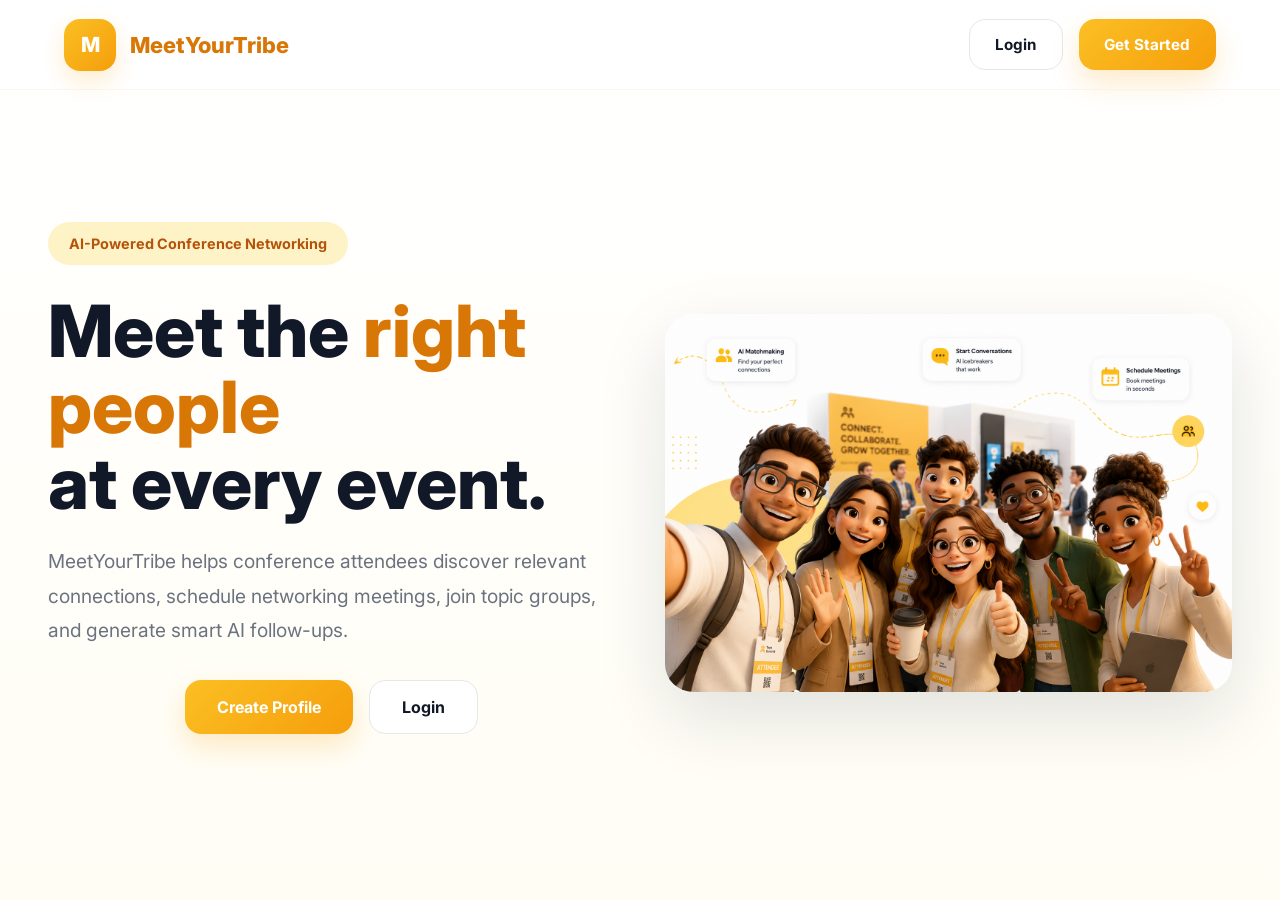
<file: static/landing.html>
<!DOCTYPE html>
<html lang="en">
<head>
    <meta charset="UTF-8">
    <meta name="viewport" content="width=device-width, initial-scale=1.0">
    <title>MeetYourTribe</title>

    <link rel="stylesheet" href="/static/css/auth.css">
    <link rel="stylesheet" href="/static/css/landing.css">
    <link href="https://fonts.googleapis.com/css2?family=Inter:wght@400;500;600;700;800&display=swap" rel="stylesheet">
</head>
<body>

<div class="landing-page">

    <header class="landing-header">
        <div class="brand">
            <div class="logo-icon">M</div>
            <span>MeetYourTribe</span>
        </div>

        <div class="header-actions">
            <a href="/login" class="secondary-btn">Login</a>
            <a href="/signup" class="primary-btn">Get Started</a>
        </div>
    </header>

    <section class="hero-section">

        <div class="hero-left">
            <div class="hero-badge">
                AI-Powered Conference Networking
            </div>

            <h1>
                Meet the <span>right people</span><br>
                at every event.
            </h1>

            <p>
                MeetYourTribe helps conference attendees discover relevant connections,
                schedule networking meetings, join topic groups, and generate smart AI follow-ups.
            </p>

            <div class="hero-buttons">
                <a href="/signup" class="primary-btn large-btn">Create Profile</a>
                <a href="/login" class="secondary-btn large-btn">Login</a>
            </div>
        </div>

        <div class="hero-right">
            <img src="/static/assets/hero.png" alt="Conference Networking">
        </div>

    </section>

</div>

</body>
</html>
</file>
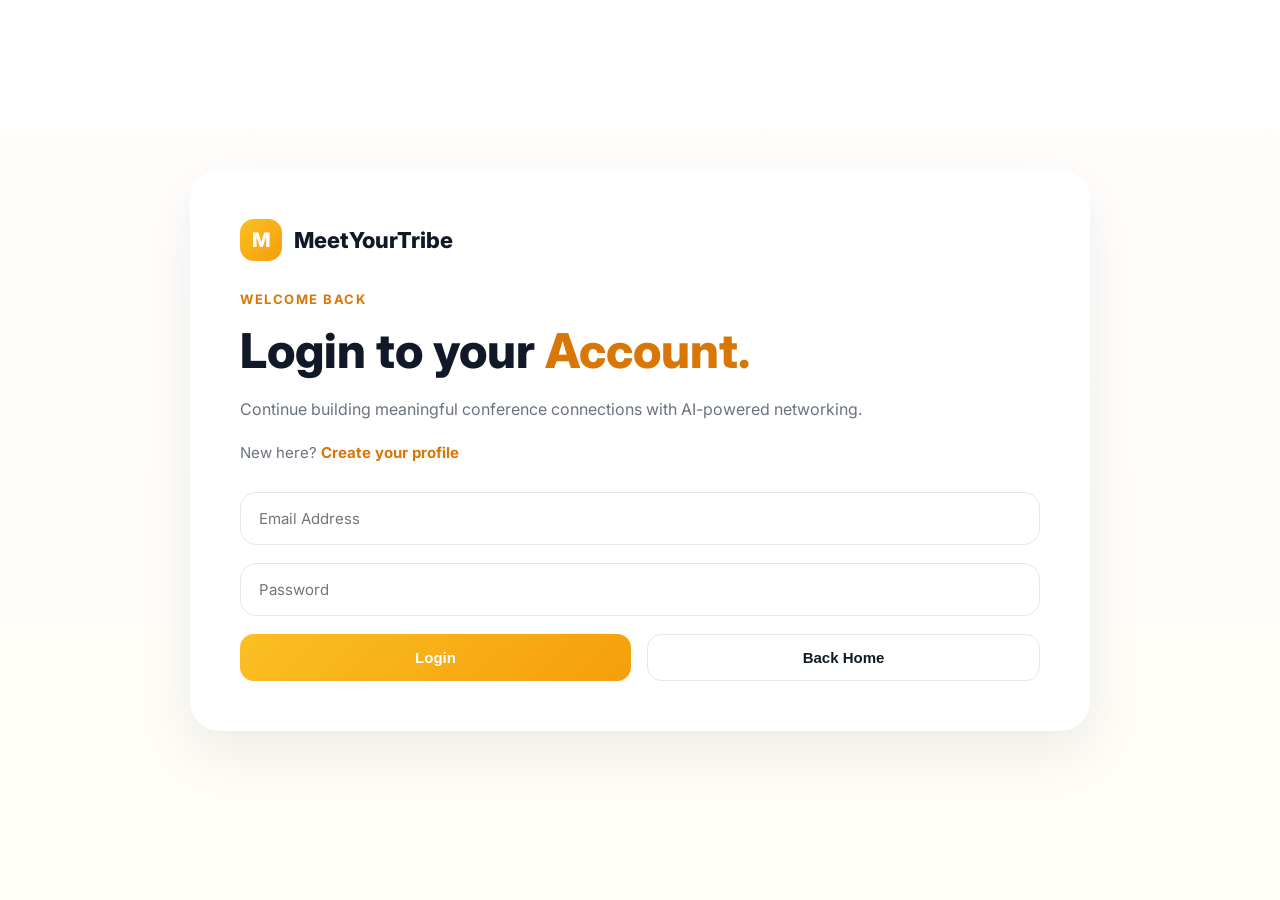
<file: static/login.html>
<!DOCTYPE html>
<html lang="en">
<head>
    <meta charset="UTF-8">
    <meta name="viewport" content="width=device-width, initial-scale=1.0">
    <title>Login - MeetYourTribe</title>

    <link rel="stylesheet" href="/static/css/auth.css">
    <link href="https://fonts.googleapis.com/css2?family=Inter:wght@400;500;600;700;800&display=swap" rel="stylesheet">
</head>
<body>

<div class="auth-page">

    <div class="auth-container">

        <div class="auth-left">

            <div class="brand">
                <div class="logo-icon">M</div>
                <span>MeetYourTribe</span>
            </div>

            <div class="auth-subtitle">WELCOME BACK</div>

            <h1 class="auth-title">
                Login to your <span>Account.</span>
            </h1>

            <p class="auth-description">
                Continue building meaningful conference connections with AI-powered networking.
            </p>

            <p class="auth-switch">
                New here?
                <a href="/signup">Create your profile</a>
            </p>

            <form class="auth-form" id="loginForm">

                <div class="input-group">
                    <input type="email" id="loginEmail" placeholder="Email Address" required>
                </div>

                <div class="input-group">
                    <input type="password" id="loginPassword" placeholder="Password" required>
                </div>

                <div class="button-row">
                    <button type="submit" class="primary-btn">Login</button>

                    <button type="button" class="secondary-btn" onclick="window.location.href='/'">
                        Back Home
                    </button>
                </div>
            </form>

        </div>

    </div>

</div>

<script>
document.getElementById("loginForm").addEventListener("submit", async function(e) {
    e.preventDefault();

    const email = document.getElementById("loginEmail").value;
    const password = document.getElementById("loginPassword").value;

    const response = await fetch("/api/login", {
        method: "POST",
        headers: {
            "Content-Type": "application/json"
        },
        body: JSON.stringify({
            email: email,
            password: password
        })
    });

    if (response.ok) {
        window.location.href = "/dashboard";
    } else {
        alert("Invalid email or password");
    }
});
</script>

</body>
</html>
</file>
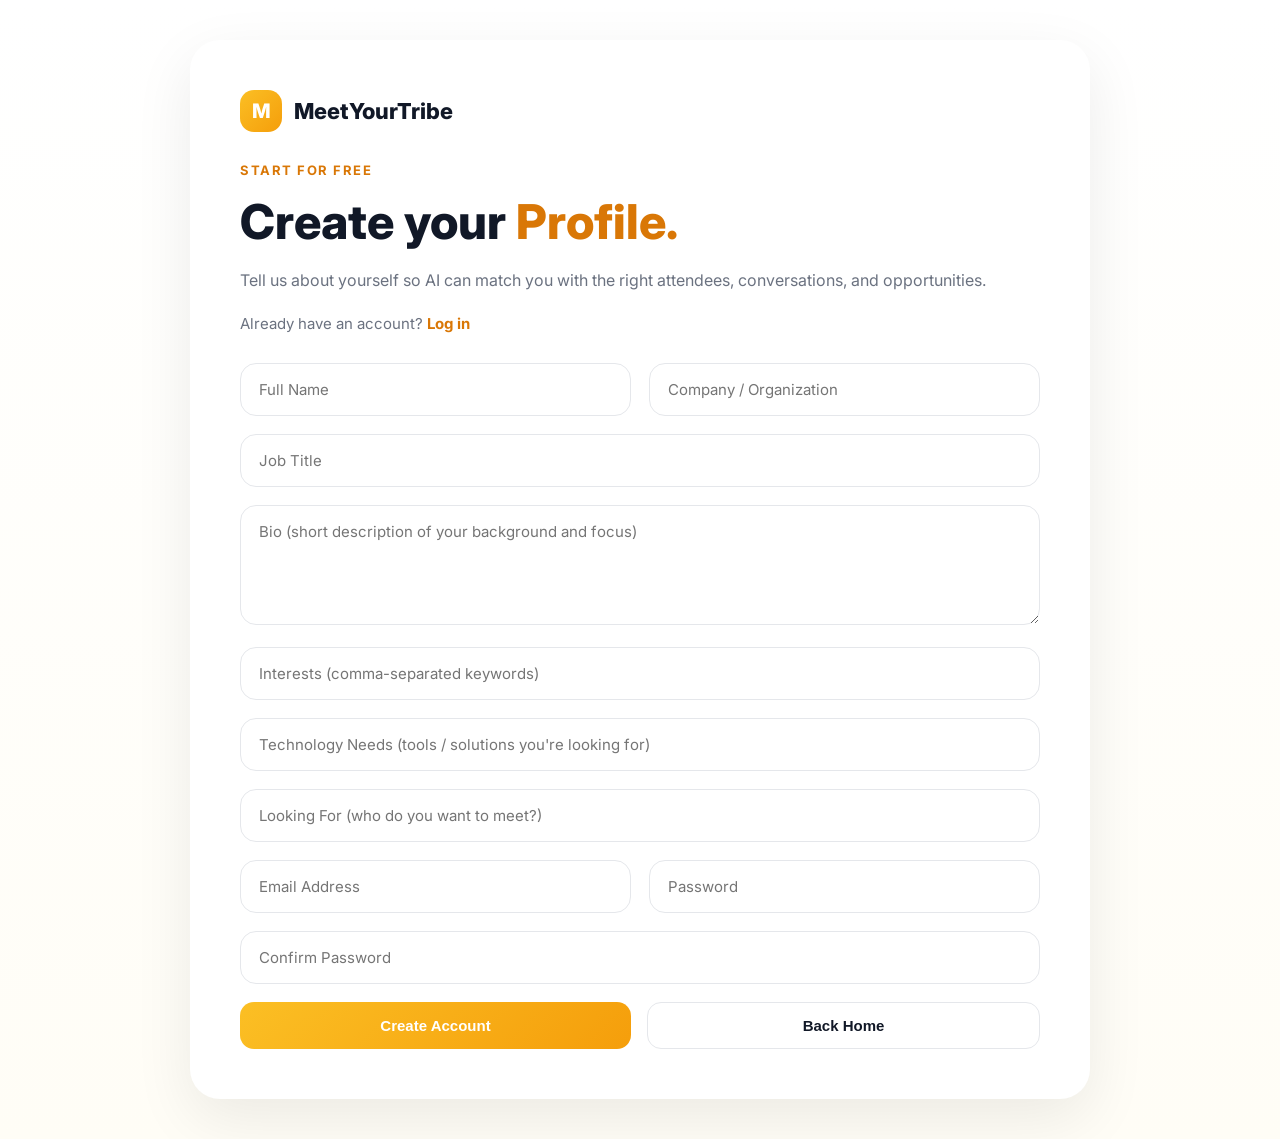
<file: static/signup.html>
<!DOCTYPE html>
<html lang="en">
<head>
    <meta charset="UTF-8">
    <meta name="viewport" content="width=device-width, initial-scale=1.0">
    <title>Sign Up - MeetYourTribe</title>

    <link rel="stylesheet" href="/static/css/auth.css">
    <link href="https://fonts.googleapis.com/css2?family=Inter:wght@400;500;600;700;800&display=swap" rel="stylesheet">
</head>
<body>

<div class="auth-page">

    <div class="auth-container">

        <div class="auth-left">

            <div class="brand">
                <div class="logo-icon">M</div>
                <span>MeetYourTribe</span>
            </div>

            <div class="auth-subtitle">START FOR FREE</div>

            <h1 class="auth-title">
                Create your <span>Profile.</span>
            </h1>

            <p class="auth-description">
                Tell us about yourself so AI can match you with the right attendees, conversations, and opportunities.
            </p>

            <p class="auth-switch">
                Already have an account?
                <a href="/login">Log in</a>
            </p>

            <form class="auth-form" id="signupForm">

                <div class="form-row">
                    <div class="input-group">
                        <input type="text" id="fullName" placeholder="Full Name" required>
                    </div>

                    <div class="input-group">
                        <input type="text" id="company" placeholder="Company / Organization" required>
                    </div>
                </div>

                <div class="input-group">
                    <input type="text" id="jobTitle" placeholder="Job Title" required>
                </div>

                <div class="input-group">
                    <textarea id="bio" placeholder="Bio (short description of your background and focus)" required></textarea>
                </div>

                <div class="input-group">
                    <input type="text" id="interests" placeholder="Interests (comma-separated keywords)" required>
                </div>

                <div class="input-group">
                    <input type="text" id="techNeeds" placeholder="Technology Needs (tools / solutions you're looking for)" required>
                </div>

                <div class="input-group">
                    <input type="text" id="lookingFor" placeholder="Looking For (who do you want to meet?)" required>
                </div>

                <div class="form-row">
                    <div class="input-group">
                        <input type="email" id="email" placeholder="Email Address" required>
                    </div>

                    <div class="input-group">
                        <input type="password" id="password" placeholder="Password" required>
                    </div>
                </div>

                <div class="input-group">
                    <input type="password" id="confirmPassword" placeholder="Confirm Password" required>
                </div>

                <div class="button-row">
                    <button type="submit" class="primary-btn">Create Account</button>

                    <button type="button" class="secondary-btn" onclick="window.location.href='/'">
                        Back Home
                    </button>
                </div>

            </form>

        </div>

    </div>

</div>

<script>
document.getElementById("signupForm").addEventListener("submit", async function(e) {
    e.preventDefault();

    const password = document.getElementById("password").value;
    const confirmPassword = document.getElementById("confirmPassword").value;

    if (password !== confirmPassword) {
        alert("Passwords do not match.");
        return;
    }

    const payload = {
        name: document.getElementById("fullName").value,
        company: document.getElementById("company").value,
        job_title: document.getElementById("jobTitle").value,
        bio: document.getElementById("bio").value,
        interests: document.getElementById("interests").value,
        tech_needs: document.getElementById("techNeeds").value,
        looking_for: document.getElementById("lookingFor").value,
        email: document.getElementById("email").value,
        password: password
    };

    const response = await fetch("/api/signup", {
        method: "POST",
        headers: {
            "Content-Type": "application/json"
        },
        body: JSON.stringify(payload)
    });

    if (response.ok) {
        window.location.href = "/dashboard";
    } else {
        const data = await response.json();
        alert(data.detail || "Signup failed.");
    }
});
</script>

</body>
</html>
</file>
<file: static/css/auth.css>
* {
    margin: 0;
    padding: 0;
    box-sizing: border-box;
}

body {
    font-family: 'Inter', sans-serif;
    background: #ffffff;
    color: #111827;
}

/* LANDING PAGE */

.landing-page {
    min-height: 100vh;
    background: linear-gradient(180deg, #ffffff 0%, #fffdf4 100%);
}

.landing-header {
    height: 90px;
    padding: 0 70px;
    display: flex;
    align-items: center;
    justify-content: space-between;
}

.brand {
    display: flex;
    align-items: center;
    gap: 12px;
    font-size: 22px;
    font-weight: 800;
    color: #111827;
}

.logo-icon {
    width: 42px;
    height: 42px;
    border-radius: 14px;
    background: linear-gradient(135deg, #fbbf24, #f59e0b);
    color: white;
    display: flex;
    align-items: center;
    justify-content: center;
    font-weight: 800;
    font-size: 20px;
}

.logo-icon img {
    width: 28px;
    height: 28px;
    object-fit: contain;
}

.header-actions {
    display: flex;
    gap: 14px;
}

.hero-section {
    min-height: calc(100vh - 90px);
    display: flex;
    align-items: center;
    justify-content: space-between;
    padding: 40px 70px 60px;
    gap: 50px;
}

.hero-left {
    flex: 1;
    max-width: 820px;
}

.hero-badge {
    display: inline-block;
    padding: 10px 18px;
    background: #fff7d6;
    color: #b45309;
    border-radius: 999px;
    font-size: 14px;
    font-weight: 700;
    margin-bottom: 28px;
}

.hero-left h1 {
    font-size: 64px;
    line-height: 1.05;
    font-weight: 800;
    margin-bottom: 24px;
}

.hero-left h1 span {
    color: #d97706;
}

.hero-left p {
    font-size: 18px;
    line-height: 1.7;
    color: #4b5563;
    margin-bottom: 36px;
}

.hero-buttons {
    display: flex;
    gap: 16px;
    margin-bottom: 50px;
}

.primary-btn,
.secondary-btn {
    border: none;
    text-decoration: none;
    cursor: pointer;
    padding: 14px 28px;
    border-radius: 14px;
    font-size: 15px;
    font-weight: 700;
    transition: 0.25s ease;
    display: inline-flex;
    align-items: center;
    justify-content: center;
}

.primary-btn {
    background: linear-gradient(135deg, #fbbf24, #f59e0b);
    color: white;
}

.primary-btn:hover {
    transform: translateY(-2px);
}

.secondary-btn {
    background: white;
    border: 1px solid #e5e7eb;
    color: #111827;
}

.secondary-btn:hover {
    background: #f9fafb;
}

.large-btn {
    padding: 16px 32px;
    font-size: 16px;
}

.feature-strip {
    display: flex;
    gap: 18px;
}

.feature-box {
    background: white;
    border: 1px solid #f3f4f6;
    border-radius: 20px;
    padding: 22px;
    box-shadow: 0 10px 30px rgba(0, 0, 0, 0.04);
    flex: 1;
}

.feature-box h3 {
    font-size: 16px;
    margin-bottom: 8px;
}

.feature-box p {
    font-size: 14px;
    margin: 0;
    color: #6b7280;
}

.hero-right {
    flex: 1;
    display: flex;
    justify-content: center;
}

.hero-right img {
    width: 100%;
    max-width: 620px;
    border-radius: 28px;
}

/* AUTH */

.auth-page {
    min-height: 100vh;
    background: linear-gradient(180deg, #ffffff 0%, #fffdf6 100%);
    display: flex;
    align-items: center;
    justify-content: center;
    padding: 40px;
}

.auth-container {
    width: 900px;
    background: white;
    border-radius: 30px;
    padding: 50px;
    box-shadow: 0 20px 60px rgba(0, 0, 0, 0.08);
}

.auth-left {
    width: 100%;
}

.auth-subtitle {
    margin-top: 30px;
    color: #d97706;
    font-weight: 700;
    font-size: 13px;
    letter-spacing: 1.5px;
}

.auth-title {
    font-size: 48px;
    font-weight: 800;
    line-height: 1.1;
    margin-top: 18px;
}

.auth-title span {
    color: #d97706;
}

.auth-description {
    margin-top: 18px;
    color: #6b7280;
    font-size: 16px;
    line-height: 1.7;
}

.auth-switch {
    margin-top: 20px;
    font-size: 15px;
    color: #6b7280;
}

.auth-switch a {
    color: #d97706;
    text-decoration: none;
    font-weight: 700;
}

.auth-form {
    margin-top: 30px;
}

.form-row {
    display: flex;
    gap: 18px;
}

.input-group {
    flex: 1;
    margin-bottom: 18px;
}

.input-group input,
.input-group textarea {
    width: 100%;
    border: 1px solid #e5e7eb;
    background: #fff;
    border-radius: 16px;
    padding: 16px 18px;
    font-size: 15px;
    font-family: inherit;
    outline: none;
    transition: 0.2s ease;
}

.input-group input:focus,
.input-group textarea:focus {
    border-color: #f59e0b;
    box-shadow: 0 0 0 4px rgba(251, 191, 36, 0.15);
}

.input-group textarea {
    resize: vertical;
    min-height: 120px;
}

.button-row {
    display: flex;
    gap: 16px;
    margin-top: 10px;
}

.button-row .primary-btn,
.button-row .secondary-btn {
    flex: 1;
}

@media (max-width: 1000px) {
    .hero-section {
        flex-direction: column;
        text-align: center;
    }

    .feature-strip {
        flex-direction: column;
    }

    .hero-left h1 {
        font-size: 48px;
    }

    .auth-container {
        width: 100%;
    }

    .form-row {
        flex-direction: column;
        gap: 0;
    }

    .button-row {
        flex-direction: column;
    }
}
</file>
<file: static/css/landing.css>
* {
    margin: 0;
    padding: 0;
    box-sizing: border-box;
}

body {
    font-family: 'Inter', sans-serif;
    background: linear-gradient(180deg, #fffdf7 0%, #f8fafc 100%);
    color: #111827;
    min-height: 100vh;
    overflow-x: hidden;
}

a {
    text-decoration: none;
}

.landing-page {
    min-height: 100vh;
    display: flex;
    flex-direction: column;
}

/* HEADER */

.landing-header {
    width: 100%;
    padding: 1.5rem 4rem;
    display: flex;
    justify-content: space-between;
    align-items: center;
    background: rgba(255, 255, 255, 0.88);
    backdrop-filter: blur(14px);
    border-bottom: 1px solid rgba(245, 158, 11, 0.08);
    position: sticky;
    top: 0;
    z-index: 100;
}

.brand {
    display: flex;
    align-items: center;
    gap: 0.9rem;
}

.logo-icon {
    width: 52px;
    height: 52px;
    border-radius: 16px;
    background: linear-gradient(135deg, #fbbf24 0%, #f59e0b 100%);
    color: white;
    display: flex;
    align-items: center;
    justify-content: center;
    font-size: 1.3rem;
    font-weight: 800;
    box-shadow: 0 10px 24px rgba(245, 158, 11, 0.2);
}

.logo-icon img {
    width: 28px;
    height: 28px;
    object-fit: contain;
}

.brand h2 {
    font-size: 1.4rem;
    font-weight: 800;
    color: #111827;
}

.brand span {
    color: #d97706;
}

.header-actions {
    display: flex;
    gap: 1rem;
}

.primary-btn,
.secondary-btn {
    padding: 0.95rem 1.6rem;
    border-radius: 16px;
    font-size: 0.95rem;
    font-weight: 700;
    cursor: pointer;
    transition: all 0.2s ease;
    border: none;
    display: inline-flex;
    align-items: center;
    justify-content: center;
}

.primary-btn {
    background: linear-gradient(135deg, #fbbf24 0%, #f59e0b 100%);
    color: white;
    box-shadow: 0 12px 28px rgba(245, 158, 11, 0.22);
}

.primary-btn:hover {
    transform: translateY(-2px);
}

.secondary-btn {
    background: white;
    border: 1px solid #e5e7eb;
    color: #111827;
}

.secondary-btn:hover {
    background: #fff7ed;
}

/* HERO */

.hero-section {
    min-height: calc(100vh - 90px);
    padding: 2rem 3rem 1rem;
    display: flex;
    align-items: center;
    justify-content: center;
}

.hero-left {
    max-width: 700px;
    width: 100%;
}

.hero-badge {
    display: inline-block;
    padding: 0.8rem 1.3rem;
    background: #fef3c7;
    color: #b45309;
    border-radius: 999px;
    font-size: 0.9rem;
    font-weight: 700;
    margin-bottom: 1.8rem;
}

.hero-left h1 {
    font-size: 4.5rem;
    line-height: 1.05;
    font-weight: 800;
    color: #111827;
    margin-bottom: 1.5rem;
}

.hero-left h1 span {
    color: #d97706;
}

.hero-left p {
    font-size: 1.2rem;
    line-height: 1.8;
    color: #6b7280;
    max-width: 760px;
    margin: 0 auto 2rem;
}

.hero-buttons {
    display: flex;
    justify-content: center;
    gap: 1rem;
    flex-wrap: wrap;
}

.large-btn {
    padding: 1rem 2rem;
    font-size: 1rem;
}

/* IMAGE */

.hero-right {
    flex: 1;
    display: flex;
    justify-content: center;
    align-items: center;
}

.hero-right img {
    width: min(100%, 900px);
    height: latest;
    display: block;
    border-radius: 28px;
    box-shadow: 0 25px 70px rgba(15, 23, 42, 0.12);
}

/* FEATURES */

.feature-strip {
    display: flex;
    justify-content: center;
    gap: 1.2rem;
    flex-wrap: wrap;
    margin-top: 1rem;
}

.feature-box {
    background: white;
    border: 1px solid rgba(245, 158, 11, 0.08);
    border-radius: 20px;
    padding: 1.4rem;
    min-width: 240px;
    box-shadow: 0 12px 28px rgba(15, 23, 42, 0.06);
}

.feature-box h3 {
    font-size: 1rem;
    color: #111827;
    margin-bottom: 0.4rem;
}

.feature-box p {
    font-size: 0.9rem;
    color: #6b7280;
    line-height: 1.6;
}

/* RESPONSIVE */

@media (max-width: 1024px) {
    .landing-header {
        padding: 1.2rem 2rem;
    }

    .hero-left h1 {
        font-size: 3.4rem;
    }
}

@media (max-width: 768px) {
    .landing-header {
        flex-direction: column;
        gap: 1rem;
    }

    .hero-left h1 {
        font-size: 2.6rem;
    }

    .hero-left p {
        font-size: 1rem;
    }

    .hero-buttons {
        flex-direction: column;
        align-items: center;
    }

    .primary-btn,
    .secondary-btn {
        width: 100%;
        max-width: 320px;
    }

    .feature-strip {
        flex-direction: column;
        align-items: center;
    }

    .feature-box {
        width: 100%;
        max-width: 360px;
    }
}
</file>
